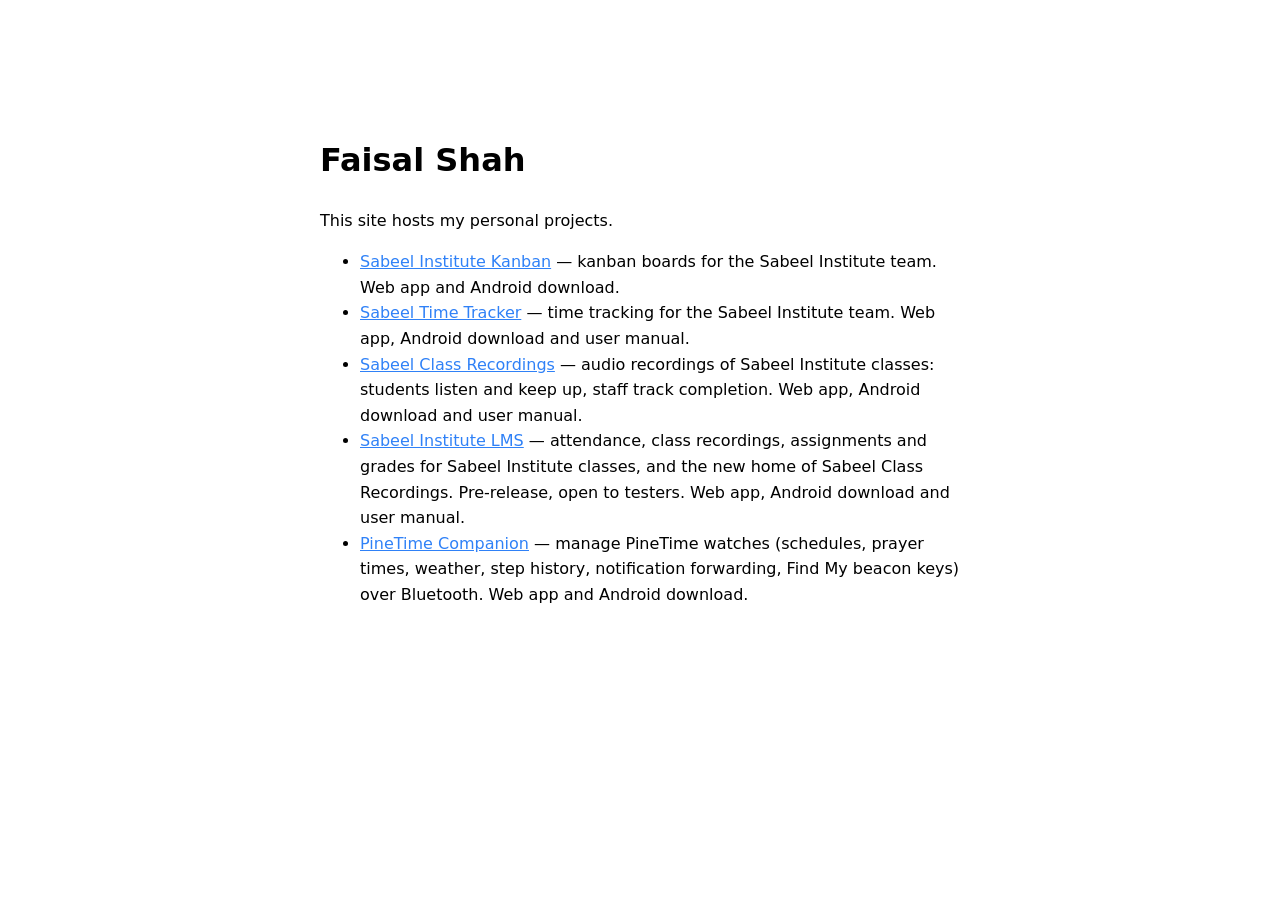
<file: index.html>
<!DOCTYPE html>
<html lang="en">
<head>
<meta charset="utf-8">
<meta name="viewport" content="width=device-width, initial-scale=1">
<title>Faisal Shah — Projects</title>
<style>
  :root { color-scheme: light dark; }
  body {
    font-family: system-ui, sans-serif;
    max-width: 40rem;
    margin: 15vh auto 0;
    padding: 0 1.5rem;
    line-height: 1.6;
  }
  h1 { font-weight: 600; }
  a { color: #2f81f7; }
</style>
</head>
<body>
<h1>Faisal Shah</h1>
<p>This site hosts my personal projects.</p>
<ul>
  <li><a href="/sabeel-kanban/">Sabeel Institute Kanban</a> — kanban boards for the Sabeel Institute team. Web app and Android download.</li>
  <li><a href="/sabeel-time-tracker/">Sabeel Time Tracker</a> — time tracking for the Sabeel Institute team. Web app, Android download and user manual.</li>
  <li><a href="/sabeel-recording-app/">Sabeel Class Recordings</a> — audio recordings of Sabeel Institute classes: students listen and keep up, staff track completion. Web app, Android download and user manual.</li>
  <li><a href="/sabeel-institute-lms/">Sabeel Institute LMS</a> — attendance, class recordings, assignments and grades for Sabeel Institute classes, and the new home of Sabeel Class Recordings. Pre-release, open to testers. Web app, Android download and user manual.</li>
  <li><a href="/pinetime-companion/">PineTime Companion</a> — manage PineTime watches (schedules, prayer times, weather, step history, notification forwarding, Find My beacon keys) over Bluetooth. Web app and Android download.</li>
</ul>
</body>
</html>
</file>
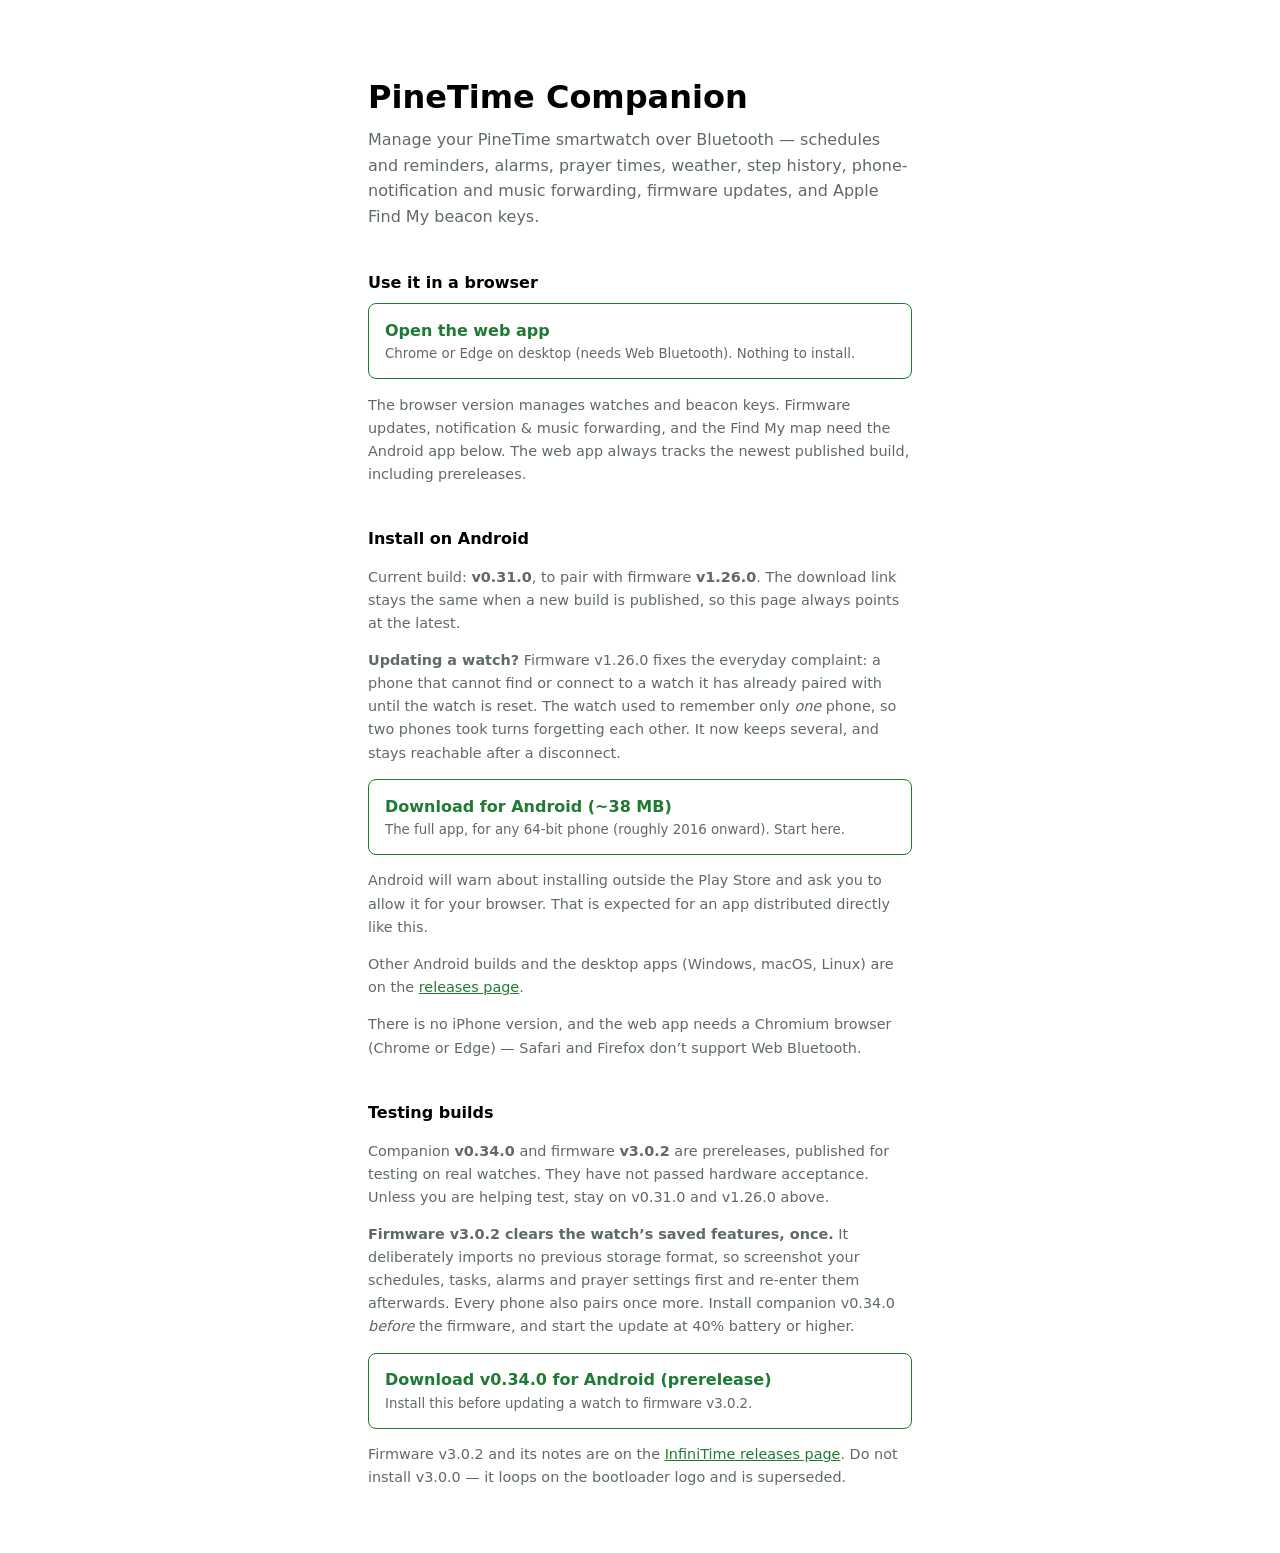
<file: pinetime-companion/index.html>
<!DOCTYPE html>
<html lang="en">
<head>
<meta charset="utf-8">
<meta name="viewport" content="width=device-width, initial-scale=1">
<title>PineTime Companion</title>
<style>
  :root { color-scheme: light dark; --accent: #1f7a34; --muted: #5f6b62; }
  @media (prefers-color-scheme: dark) { :root { --accent: #52c06a; --muted: #9aa79e; } }
  body {
    font-family: system-ui, sans-serif;
    max-width: 34rem;
    margin: 8vh auto 4rem;
    padding: 0 1.5rem;
    line-height: 1.6;
  }
  h1 { font-weight: 600; margin-bottom: .25rem; }
  .sub { color: var(--muted); margin-top: 0; }
  h2 { font-size: 1rem; margin: 2.5rem 0 .5rem; }
  a.button {
    display: block;
    padding: .85rem 1rem;
    margin: .5rem 0;
    border: 1px solid currentColor;
    border-radius: .5rem;
    text-decoration: none;
    color: var(--accent);
    font-weight: 600;
  }
  a.button small { display: block; font-weight: 400; color: var(--muted); }
  p.note { color: var(--muted); font-size: .9rem; }
  p.note a { color: var(--accent); }
  code { font-size: .85em; }
</style>
</head>
<body>

<h1>PineTime Companion</h1>
<p class="sub">Manage your PineTime smartwatch over Bluetooth — schedules and
reminders, alarms, prayer times, weather, step history, phone-notification and
music forwarding, firmware updates, and Apple Find&nbsp;My beacon keys.</p>

<h2>Use it in a browser</h2>
<a class="button" href="https://faisal-shah.github.io/PineTimeCompanion/">
  Open the web app
  <small>Chrome or Edge on desktop (needs Web Bluetooth). Nothing to install.</small>
</a>
<p class="note">The browser version manages watches and beacon keys. Firmware
updates, notification &amp; music forwarding, and the Find&nbsp;My map need the
Android app below. The web app always tracks the newest published build,
including prereleases.</p>

<h2>Install on Android</h2>
<p class="note">Current build: <strong>v0.31.0</strong>, to pair with firmware
<strong>v1.26.0</strong>. The download link stays the same when a new build is
published, so this page always points at the latest.</p>
<p class="note"><strong>Updating a watch?</strong> Firmware v1.26.0 fixes the
everyday complaint: a phone that cannot find or connect to a watch it has already
paired with until the watch is reset. The watch used to remember only
<em>one</em> phone, so two phones took turns forgetting each other. It now keeps
several, and stays reachable after a disconnect.</p>
<a class="button" href="https://github.com/faisal-shah/PineTimeCompanion/releases/latest/download/PineTimeCompanion-android-arm64-v8a.apk">
  Download for Android (~38&nbsp;MB)
  <small>The full app, for any 64-bit phone (roughly 2016 onward). Start here.</small>
</a>
<p class="note">Android will warn about installing outside the Play Store and ask
you to allow it for your browser. That is expected for an app distributed
directly like this.</p>
<p class="note">Other Android builds and the desktop apps (Windows, macOS, Linux)
are on the <a href="https://github.com/faisal-shah/PineTimeCompanion/releases/latest">releases
page</a>.</p>

<p class="note">There is no iPhone version, and the web app needs a Chromium
browser (Chrome or Edge) — Safari and Firefox don&rsquo;t support Web Bluetooth.</p>

<h2>Testing builds</h2>
<p class="note">Companion <strong>v0.34.0</strong> and firmware
<strong>v3.0.2</strong> are prereleases, published for testing on real watches.
They have not passed hardware acceptance. Unless you are helping test, stay on
v0.31.0 and v1.26.0 above.</p>
<p class="note"><strong>Firmware v3.0.2 clears the watch&rsquo;s saved features, once.</strong> It
deliberately imports no previous storage format, so screenshot your schedules,
tasks, alarms and prayer settings first and re-enter them afterwards. Every
phone also pairs once more. Install companion v0.34.0 <em>before</em> the firmware,
and start the update at 40% battery or higher.</p>
<a class="button" href="https://github.com/faisal-shah/PineTimeCompanion/releases/download/v0.34.0/PineTimeCompanion-android-arm64-v8a.apk">
  Download v0.34.0 for Android (prerelease)
  <small>Install this before updating a watch to firmware v3.0.2.</small>
</a>
<p class="note">Firmware v3.0.2 and its notes are on the
<a href="https://github.com/faisal-shah/InfiniTime/releases/tag/v3.0.2">InfiniTime
releases page</a>. Do not install v3.0.0 &mdash; it loops on the bootloader logo and is superseded.</p>

</body>
</html>
</file>
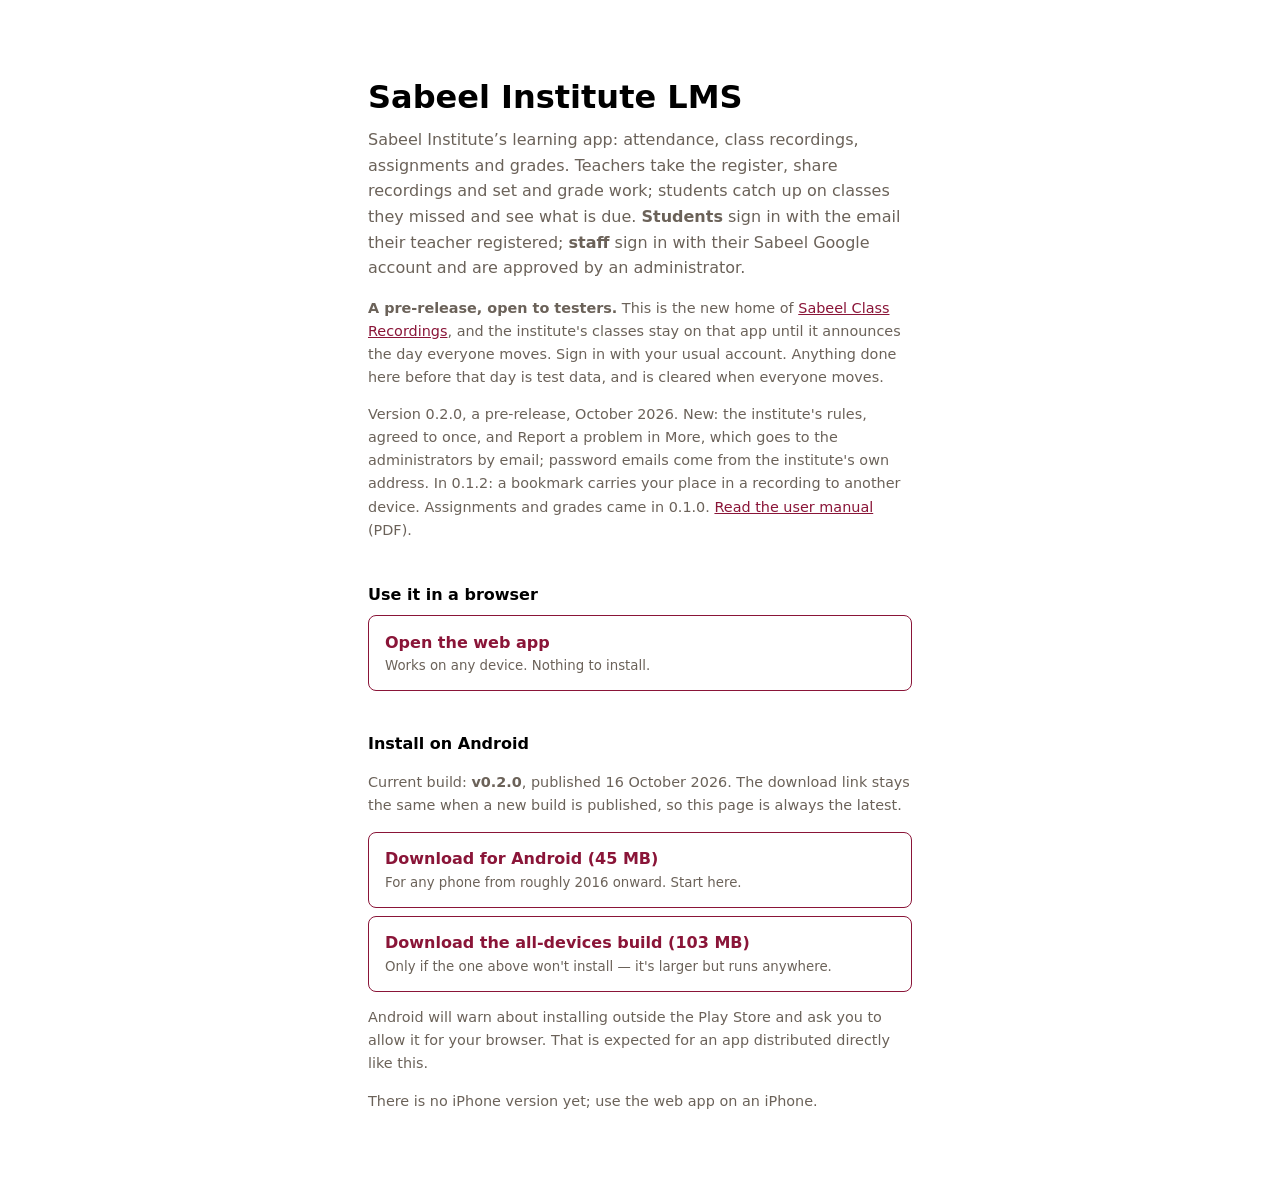
<file: sabeel-institute-lms/index.html>
<!DOCTYPE html>
<html lang="en">
<head>
<meta charset="utf-8">
<meta name="viewport" content="width=device-width, initial-scale=1">
<title>Sabeel Institute LMS</title>
<style>
  :root { color-scheme: light dark; --accent: #8A1538; --muted: #6b6259; }
  @media (prefers-color-scheme: dark) { :root { --accent: #E0577F; --muted: #a89e94; } }
  body {
    font-family: system-ui, sans-serif;
    max-width: 34rem;
    margin: 8vh auto 4rem;
    padding: 0 1.5rem;
    line-height: 1.6;
  }
  h1 { font-weight: 600; margin-bottom: .25rem; }
  .sub { color: var(--muted); margin-top: 0; }
  h2 { font-size: 1rem; margin: 2.5rem 0 .5rem; }
  a.button {
    display: block;
    padding: .85rem 1rem;
    margin: .5rem 0;
    border: 1px solid currentColor;
    border-radius: .5rem;
    text-decoration: none;
    color: var(--accent);
    font-weight: 600;
  }
  .button small { display: block; font-weight: 400; color: var(--muted); }
  p.note { color: var(--muted); font-size: .9rem; }
  p.note a { color: var(--accent); }
</style>
</head>
<body>

<h1>Sabeel Institute LMS</h1>
<p class="sub">Sabeel Institute&rsquo;s learning app: attendance, class
recordings, assignments and grades. Teachers take the register, share
recordings and set and grade work; students catch up on classes they missed and
see what is due. <strong>Students</strong> sign in with the
email their teacher registered; <strong>staff</strong> sign in with their Sabeel
Google account and are approved by an administrator.</p>

<p class="note"><strong>A pre-release, open to testers.</strong> This is the new
home of <a href="/sabeel-recording-app/">Sabeel Class Recordings</a>, and the
institute's classes stay on that app until it announces the day everyone moves.
Sign in with your usual account. Anything done here before that day is test
data, and is cleared when everyone moves.</p>

<p class="note">Version 0.2.0, a pre-release, October 2026. New: the
institute's rules, agreed to once, and Report a problem in More, which goes to
the administrators by email; password emails come from the institute's own
address. In 0.1.2: a bookmark carries your place in a recording to another
device. Assignments and grades came in 0.1.0.
<a href="USER-MANUAL.pdf">Read the user manual</a> (PDF).</p>

<h2>Use it in a browser</h2>
<a class="button" href="https://oursabeel-lms.web.app/">
  Open the web app
  <small>Works on any device. Nothing to install.</small>
</a>

<h2>Install on Android</h2>
<p class="note">Current build: <strong>v0.2.0</strong>, published 16 October 2026.
The download link stays the same when a new build is published, so this page is
always the latest.</p>
<a class="button" href="https://github.com/Sabeel-Institute/lms/releases/latest/download/sabeel-institute-lms-arm64-v8a.apk">
  Download for Android (45&nbsp;MB)
  <small>For any phone from roughly 2016 onward. Start here.</small>
</a>
<a class="button" href="https://github.com/Sabeel-Institute/lms/releases/latest/download/sabeel-institute-lms-universal.apk">
  Download the all-devices build (103&nbsp;MB)
  <small>Only if the one above won't install — it's larger but runs anywhere.</small>
</a>

<p class="note">Android will warn about installing outside the Play Store and ask
you to allow it for your browser. That is expected for an app distributed
directly like this.</p>

<p class="note">There is no iPhone version yet; use the web app on an iPhone.</p>

</body>
</html>
</file>
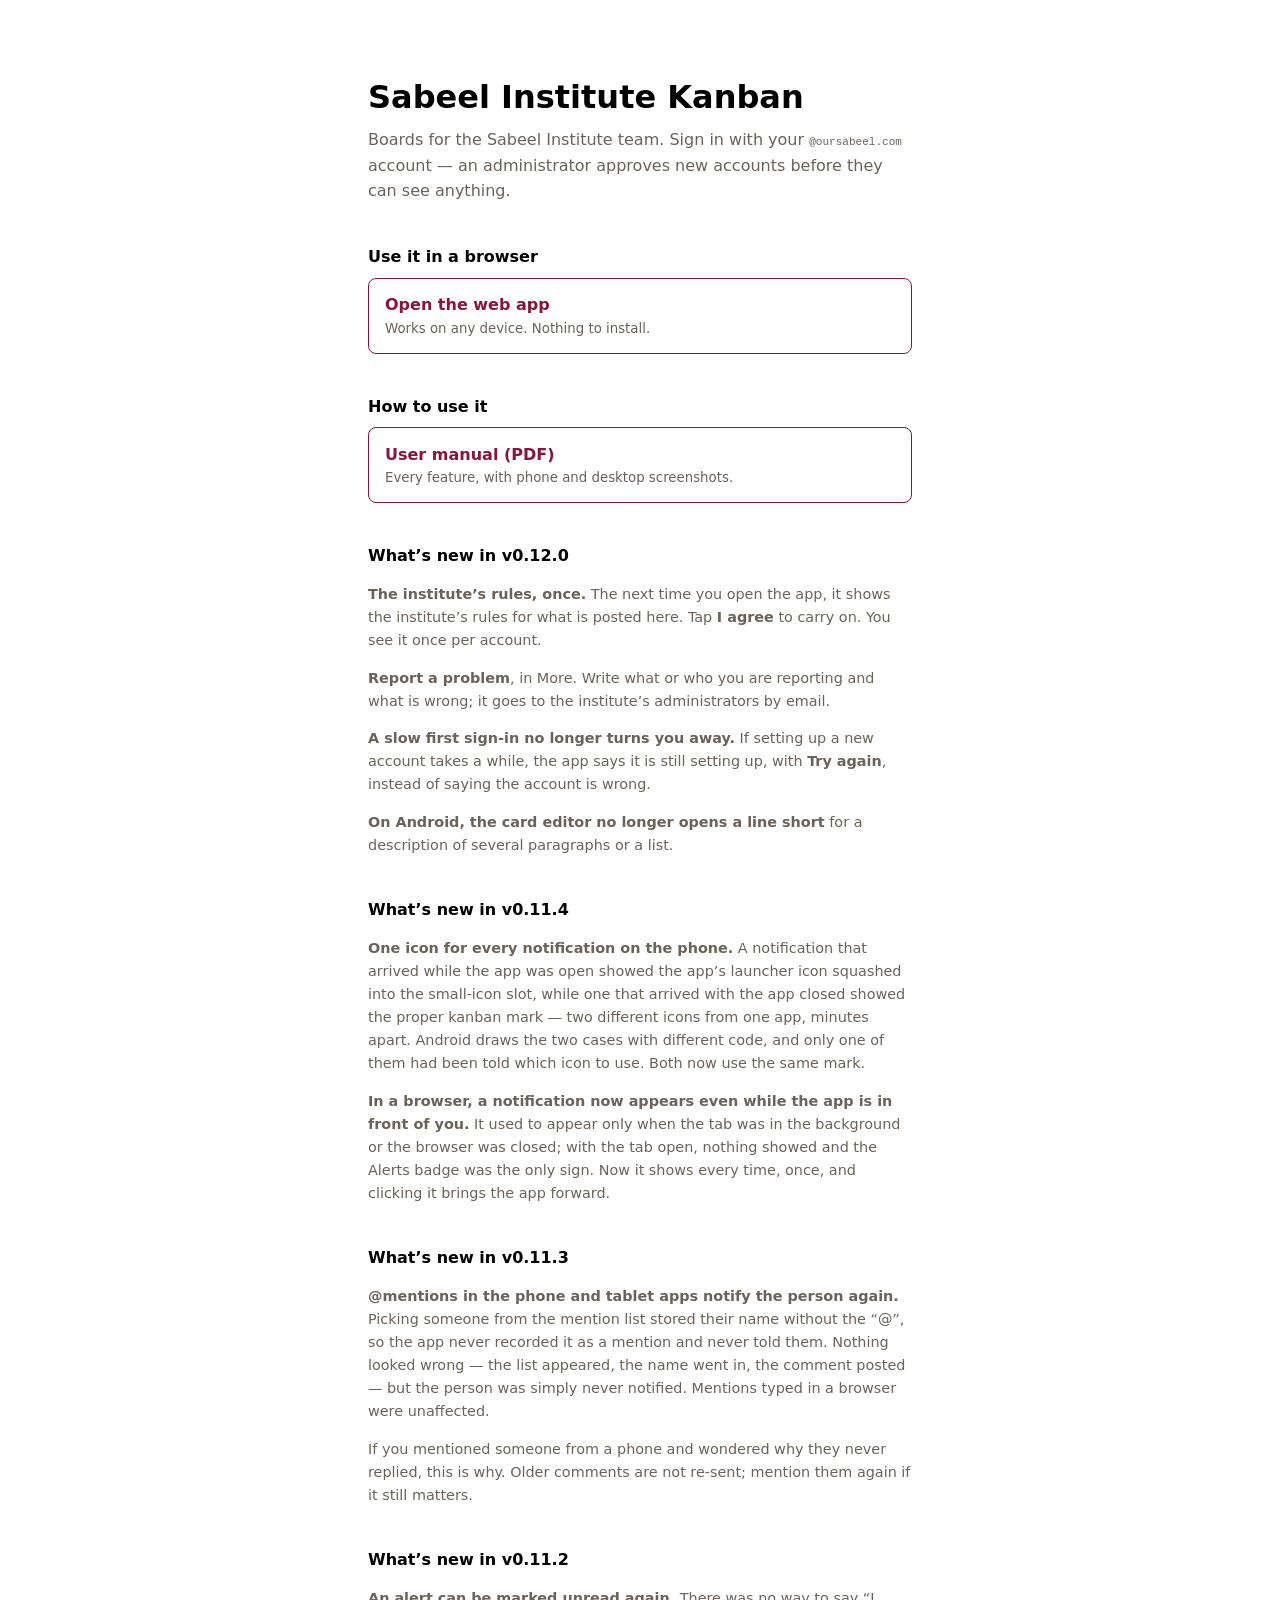
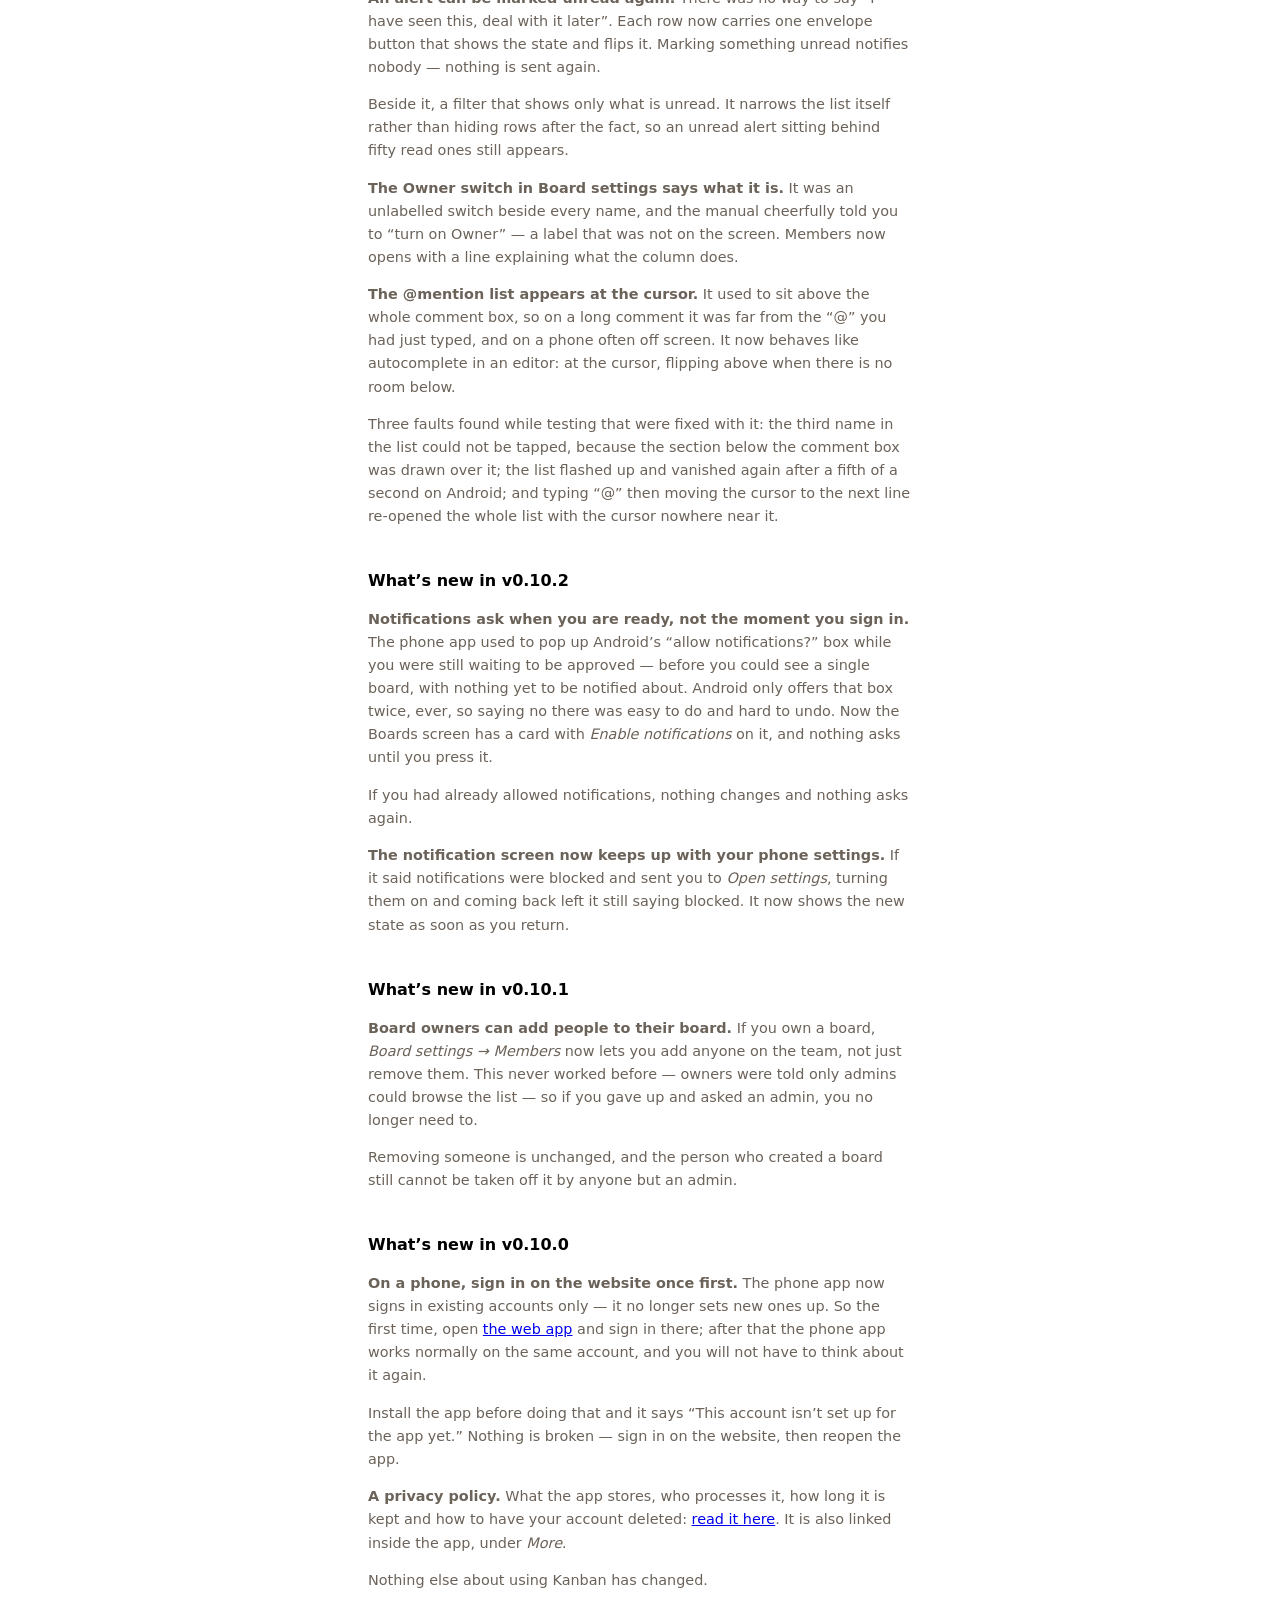
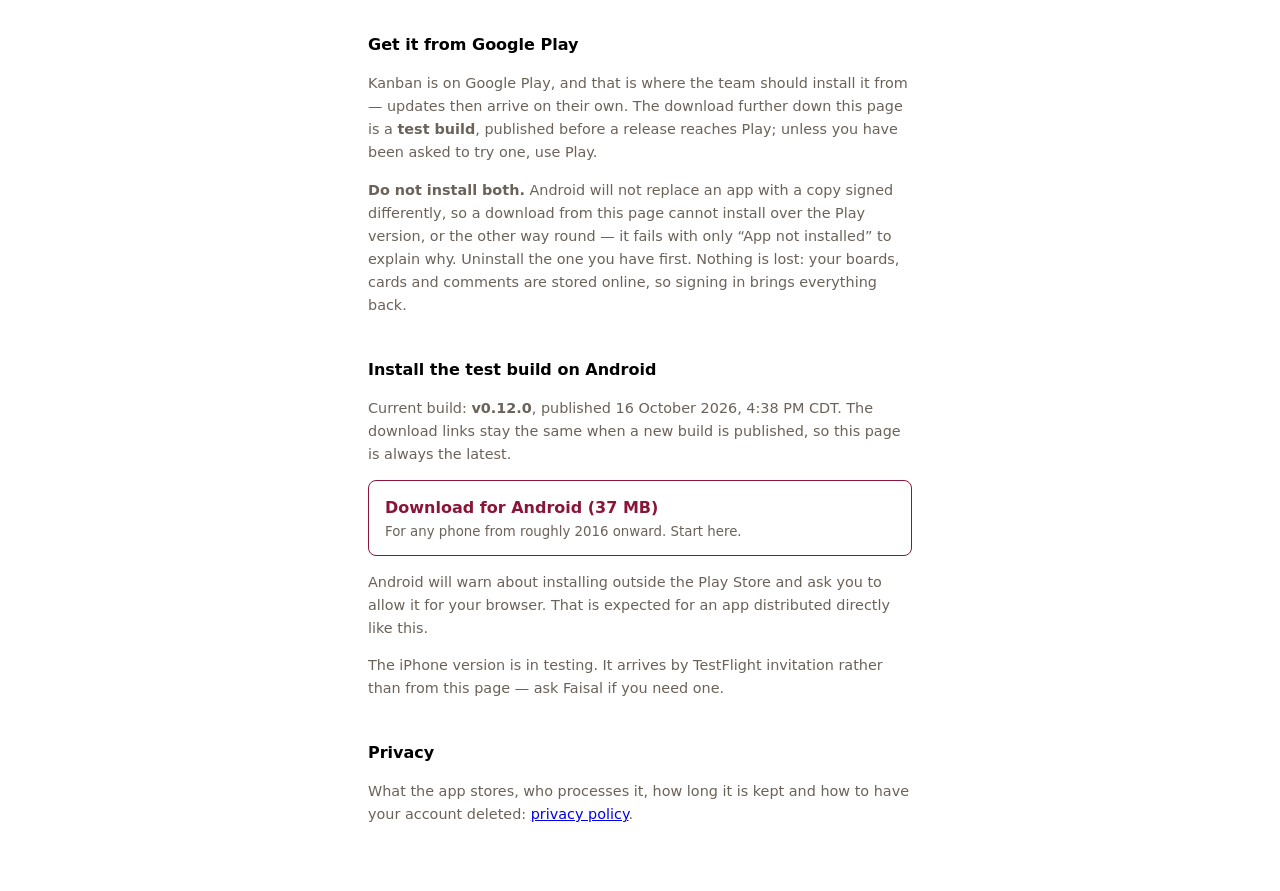
<file: sabeel-kanban/index.html>
<!DOCTYPE html>
<html lang="en">
<head>
<meta charset="utf-8">
<meta name="viewport" content="width=device-width, initial-scale=1">
<title>Sabeel Institute Kanban</title>
<style>
  :root { color-scheme: light dark; --accent: #8A1538; --muted: #6b6259; }
  @media (prefers-color-scheme: dark) { :root { --accent: #E0577F; --muted: #a89e94; } }
  body {
    font-family: system-ui, sans-serif;
    max-width: 34rem;
    margin: 8vh auto 4rem;
    padding: 0 1.5rem;
    line-height: 1.6;
  }
  h1 { font-weight: 600; margin-bottom: .25rem; }
  .sub { color: var(--muted); margin-top: 0; }
  h2 { font-size: 1rem; margin: 2.5rem 0 .5rem; }
  a.button {
    display: block;
    padding: .85rem 1rem;
    margin: .5rem 0;
    border: 1px solid currentColor;
    border-radius: .5rem;
    text-decoration: none;
    color: var(--accent);
    font-weight: 600;
  }
  a.button small { display: block; font-weight: 400; color: var(--muted); }
  p.note { color: var(--muted); font-size: .9rem; }
  code { font-size: .85em; }
</style>
</head>
<body>

<h1>Sabeel Institute Kanban</h1>
<p class="sub">Boards for the Sabeel Institute team. Sign in with your
<code>@oursabeel.com</code> account — an administrator approves new accounts
before they can see anything.</p>

<h2>Use it in a browser</h2>
<a class="button" href="https://sabeel-institute-kanban.web.app">
  Open the web app
  <small>Works on any device. Nothing to install.</small>
</a>

<h2>How to use it</h2>
<a class="button" href="https://github.com/faisal-shah/faisal-shah.github.io/releases/download/kanban-latest/USER-MANUAL.pdf">
  User manual (PDF)
  <small>Every feature, with phone and desktop screenshots.</small>
</a>

<h2>What&rsquo;s new in v0.12.0</h2>
<p class="note"><strong>The institute&rsquo;s rules, once.</strong> The next time
you open the app, it shows the institute&rsquo;s rules for what is posted here.
Tap <strong>I agree</strong> to carry on. You see it once per account.</p>
<p class="note"><strong>Report a problem</strong>, in More. Write what or who you
are reporting and what is wrong; it goes to the institute&rsquo;s administrators
by email.</p>
<p class="note"><strong>A slow first sign-in no longer turns you away.</strong>
If setting up a new account takes a while, the app says it is still setting up,
with <strong>Try again</strong>, instead of saying the account is wrong.</p>
<p class="note"><strong>On Android, the card editor no longer opens a line
short</strong> for a description of several paragraphs or a list.</p>

<h2>What&rsquo;s new in v0.11.4</h2>
<p class="note"><strong>One icon for every notification on the phone.</strong> A
notification that arrived while the app was open showed the app&rsquo;s launcher
icon squashed into the small-icon slot, while one that arrived with the app
closed showed the proper kanban mark &mdash; two different icons from one app,
minutes apart. Android draws the two cases with different code, and only one of
them had been told which icon to use. Both now use the same mark.</p>
<p class="note"><strong>In a browser, a notification now appears even while the
app is in front of you.</strong> It used to appear only when the tab was in the
background or the browser was closed; with the tab open, nothing showed and the
Alerts badge was the only sign. Now it shows every time, once, and clicking it
brings the app forward.</p>

<h2>What&rsquo;s new in v0.11.3</h2>
<p class="note"><strong>@mentions in the phone and tablet apps notify the person
again.</strong> Picking someone from the mention list stored their name without
the &ldquo;@&rdquo;, so the app never recorded it as a mention and never told
them. Nothing looked wrong &mdash; the list appeared, the name went in, the
comment posted &mdash; but the person was simply never notified. Mentions typed
in a browser were unaffected.</p>
<p class="note">If you mentioned someone from a phone and wondered why they
never replied, this is why. Older comments are not re-sent; mention them again
if it still matters.</p>

<h2>What&rsquo;s new in v0.11.2</h2>
<p class="note"><strong>An alert can be marked unread again.</strong> There was
no way to say &ldquo;I have seen this, deal with it later&rdquo;. Each row now
carries one envelope button that shows the state and flips it. Marking something
unread notifies nobody &mdash; nothing is sent again.</p>
<p class="note">Beside it, a filter that shows only what is unread. It narrows
the list itself rather than hiding rows after the fact, so an unread alert
sitting behind fifty read ones still appears.</p>
<p class="note"><strong>The Owner switch in Board settings says what it is.</strong>
It was an unlabelled switch beside every name, and the manual cheerfully told
you to &ldquo;turn on Owner&rdquo; &mdash; a label that was not on the screen.
Members now opens with a line explaining what the column does.</p>
<p class="note"><strong>The @mention list appears at the cursor.</strong> It used
to sit above the whole comment box, so on a long comment it was far from the
&ldquo;@&rdquo; you had just typed, and on a phone often off screen. It now
behaves like autocomplete in an editor: at the cursor, flipping above when there
is no room below.</p>
<p class="note">Three faults found while testing that were fixed with it: the
third name in the list could not be tapped, because the section below the
comment box was drawn over it; the list flashed up and vanished again after a
fifth of a second on Android; and typing &ldquo;@&rdquo; then moving the cursor
to the next line re-opened the whole list with the cursor nowhere near it.</p>

<h2>What&rsquo;s new in v0.10.2</h2>
<p class="note"><strong>Notifications ask when you are ready, not the moment you
sign in.</strong> The phone app used to pop up Android&rsquo;s
&ldquo;allow notifications?&rdquo; box while you were still waiting to be
approved &mdash; before you could see a single board, with nothing yet to be
notified about. Android only offers that box twice, ever, so saying no there was
easy to do and hard to undo. Now the Boards screen has a card with
<em>Enable notifications</em> on it, and nothing asks until you press it.</p>
<p class="note">If you had already allowed notifications, nothing changes and
nothing asks again.</p>
<p class="note"><strong>The notification screen now keeps up with your phone
settings.</strong> If it said notifications were blocked and sent you to
<em>Open settings</em>, turning them on and coming back left it still saying
blocked. It now shows the new state as soon as you return.</p>

<h2>What&rsquo;s new in v0.10.1</h2>
<p class="note"><strong>Board owners can add people to their board.</strong> If
you own a board, <em>Board settings &rarr; Members</em> now lets you add anyone
on the team, not just remove them. This never worked before &mdash; owners were
told only admins could browse the list &mdash; so if you gave up and asked an
admin, you no longer need to.</p>
<p class="note">Removing someone is unchanged, and the person who created a board
still cannot be taken off it by anyone but an admin.</p>

<h2>What&rsquo;s new in v0.10.0</h2>
<p class="note"><strong>On a phone, sign in on the website once first.</strong>
The phone app now signs in existing accounts only &mdash; it no longer sets new
ones up. So the first time, open
<a href="https://sabeel-institute-kanban.web.app">the web app</a> and sign in
there; after that the phone app works normally on the same account, and you will
not have to think about it again.</p>
<p class="note">Install the app before doing that and it says
&ldquo;This account isn&rsquo;t set up for the app yet.&rdquo; Nothing is broken
&mdash; sign in on the website, then reopen the app.</p>
<p class="note"><strong>A privacy policy.</strong> What the app stores, who
processes it, how long it is kept and how to have your account deleted:
<a href="https://sabeel-institute-kanban.web.app/privacy">read it here</a>. It is
also linked inside the app, under <em>More</em>.</p>
<p class="note">Nothing else about using Kanban has changed.</p>

<h2>Get it from Google Play</h2>
<p class="note">Kanban is on Google Play, and that is where the team should
install it from &mdash; updates then arrive on their own. The download further
down this page is a <strong>test build</strong>, published before a release
reaches Play; unless you have been asked to try one, use Play.</p>
<p class="note"><strong>Do not install both.</strong> Android will not replace an
app with a copy signed differently, so a download from this page cannot install
over the Play version, or the other way round &mdash; it fails with only
&ldquo;App not installed&rdquo; to explain why. Uninstall the one you have first.
Nothing is lost: your boards, cards and comments are stored online, so signing in
brings everything back.</p>

<h2>Install the test build on Android</h2>
<p class="note">Current build: <strong>v0.12.0</strong>, published
<span class="published">16 October 2026, 4:38 PM CDT</span>. The download links stay the
same when a new build is published, so this page is always the latest.</p>
<a class="button" href="https://github.com/faisal-shah/faisal-shah.github.io/releases/download/kanban-latest/sabeel-kanban-arm64-v8a.apk">
  Download for Android (37&nbsp;MB)
  <small>For any phone from roughly 2016 onward. Start here.</small>
</a>

<p class="note">Android will warn about installing outside the Play Store and ask
you to allow it for your browser. That is expected for an app distributed
directly like this.</p>

<p class="note">The iPhone version is in testing. It arrives by TestFlight
invitation rather than from this page &mdash; ask Faisal if you need one.</p>

<h2>Privacy</h2>
<p class="note">What the app stores, who processes it, how long it is kept and
how to have your account deleted:
<a href="https://sabeel-institute-kanban.web.app/privacy">privacy policy</a>.</p>

</body>
</html>
</file>
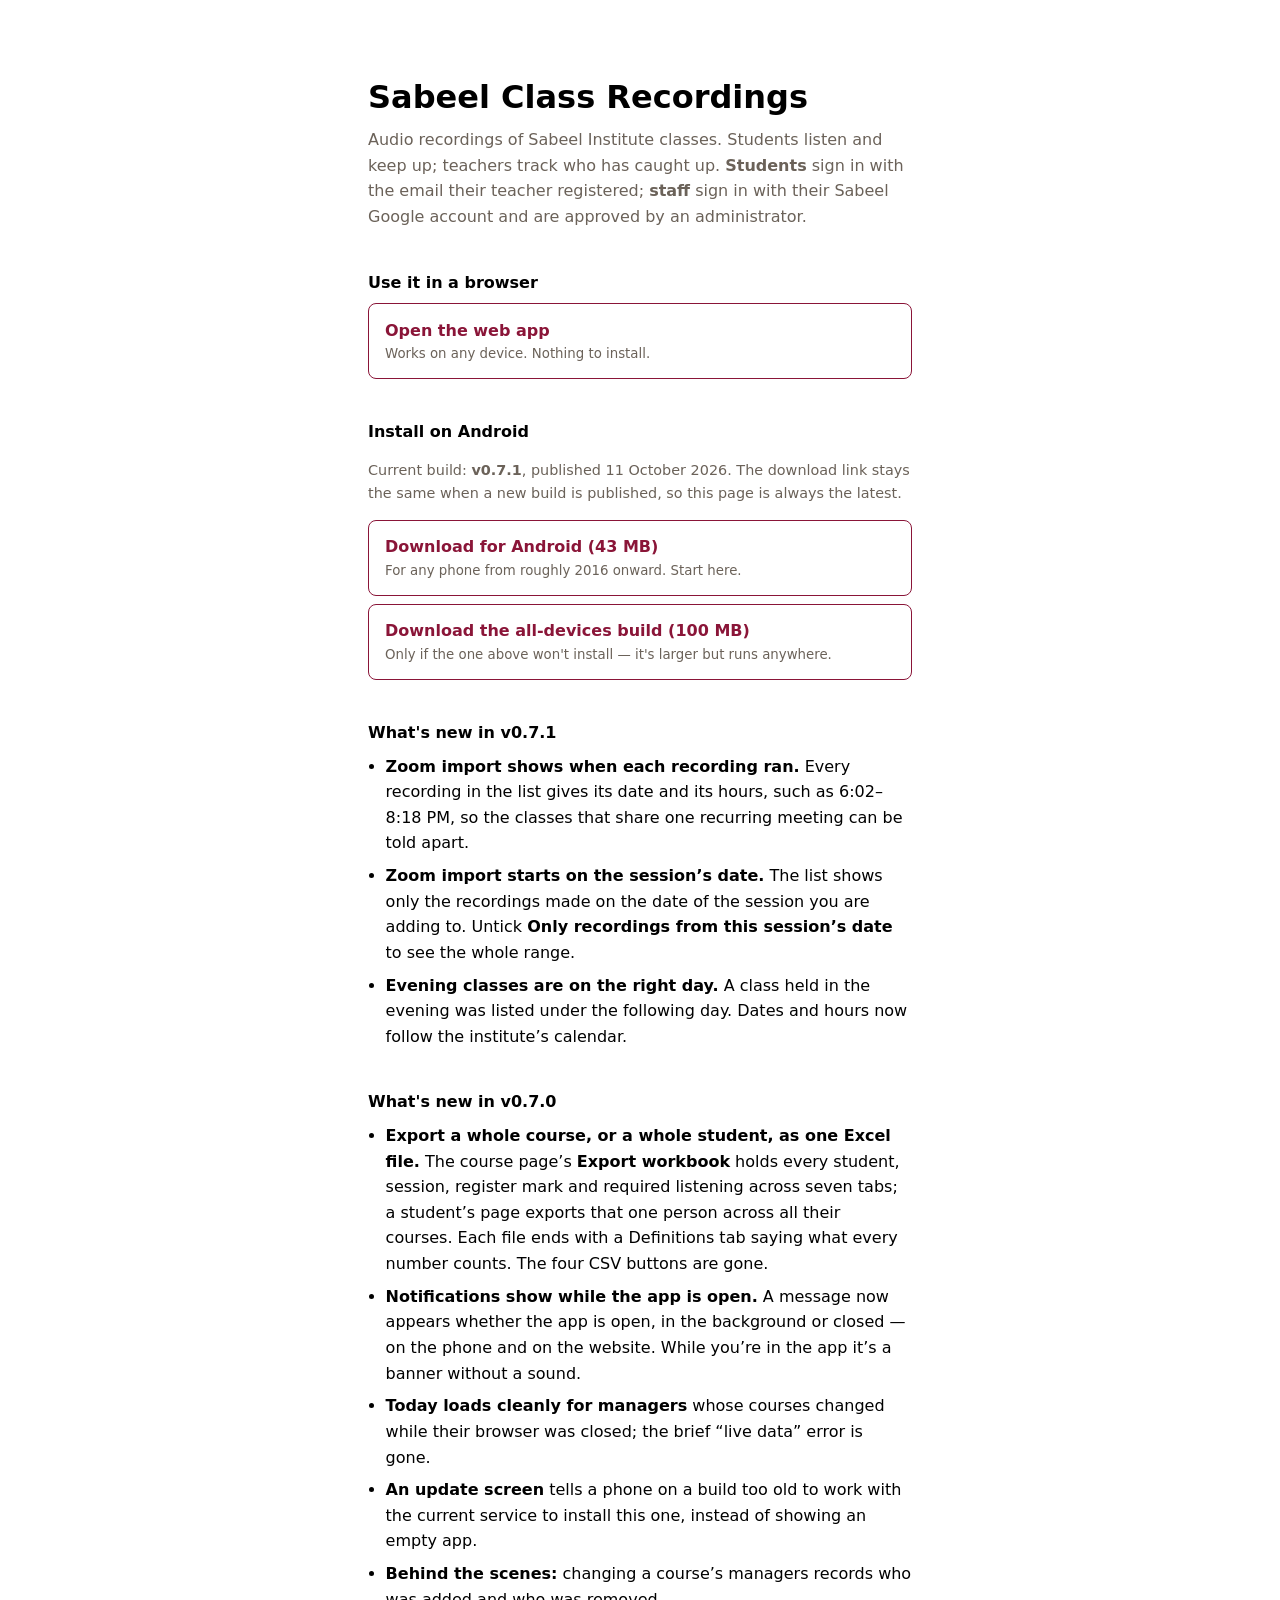
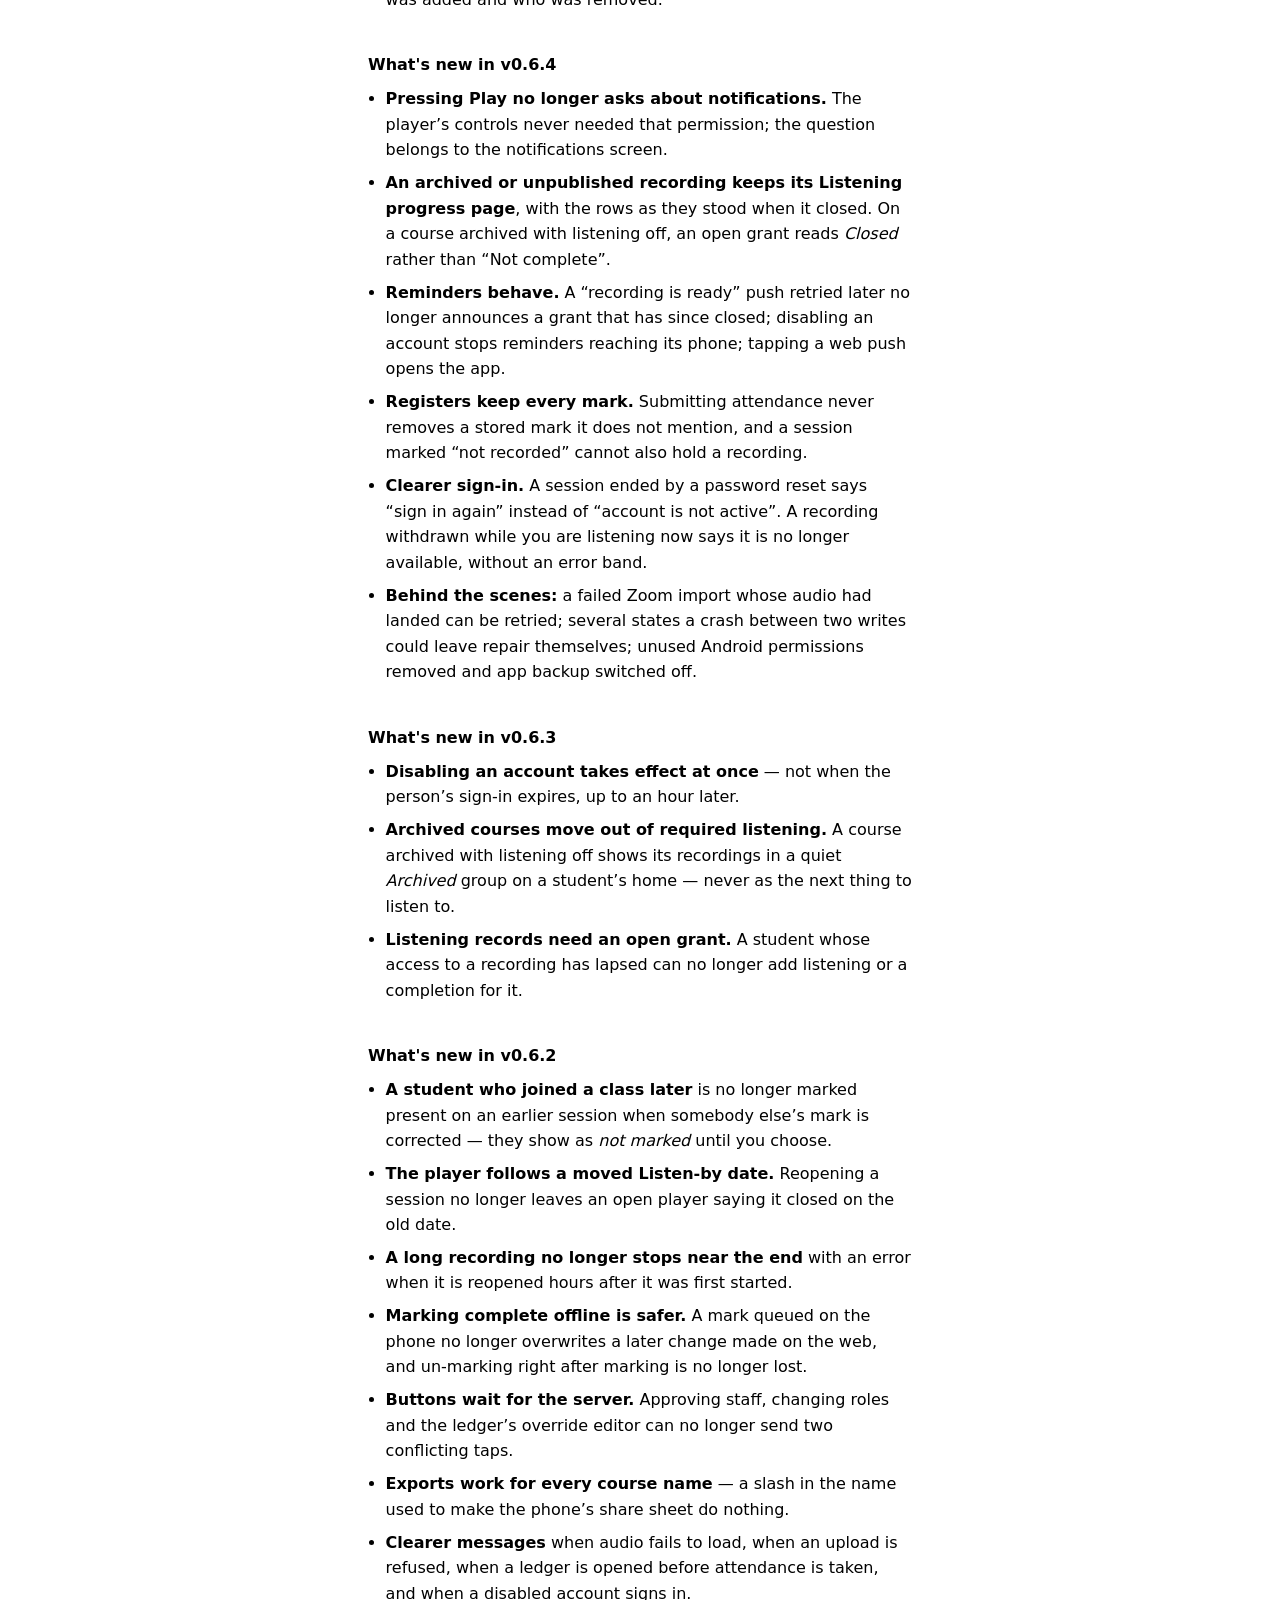
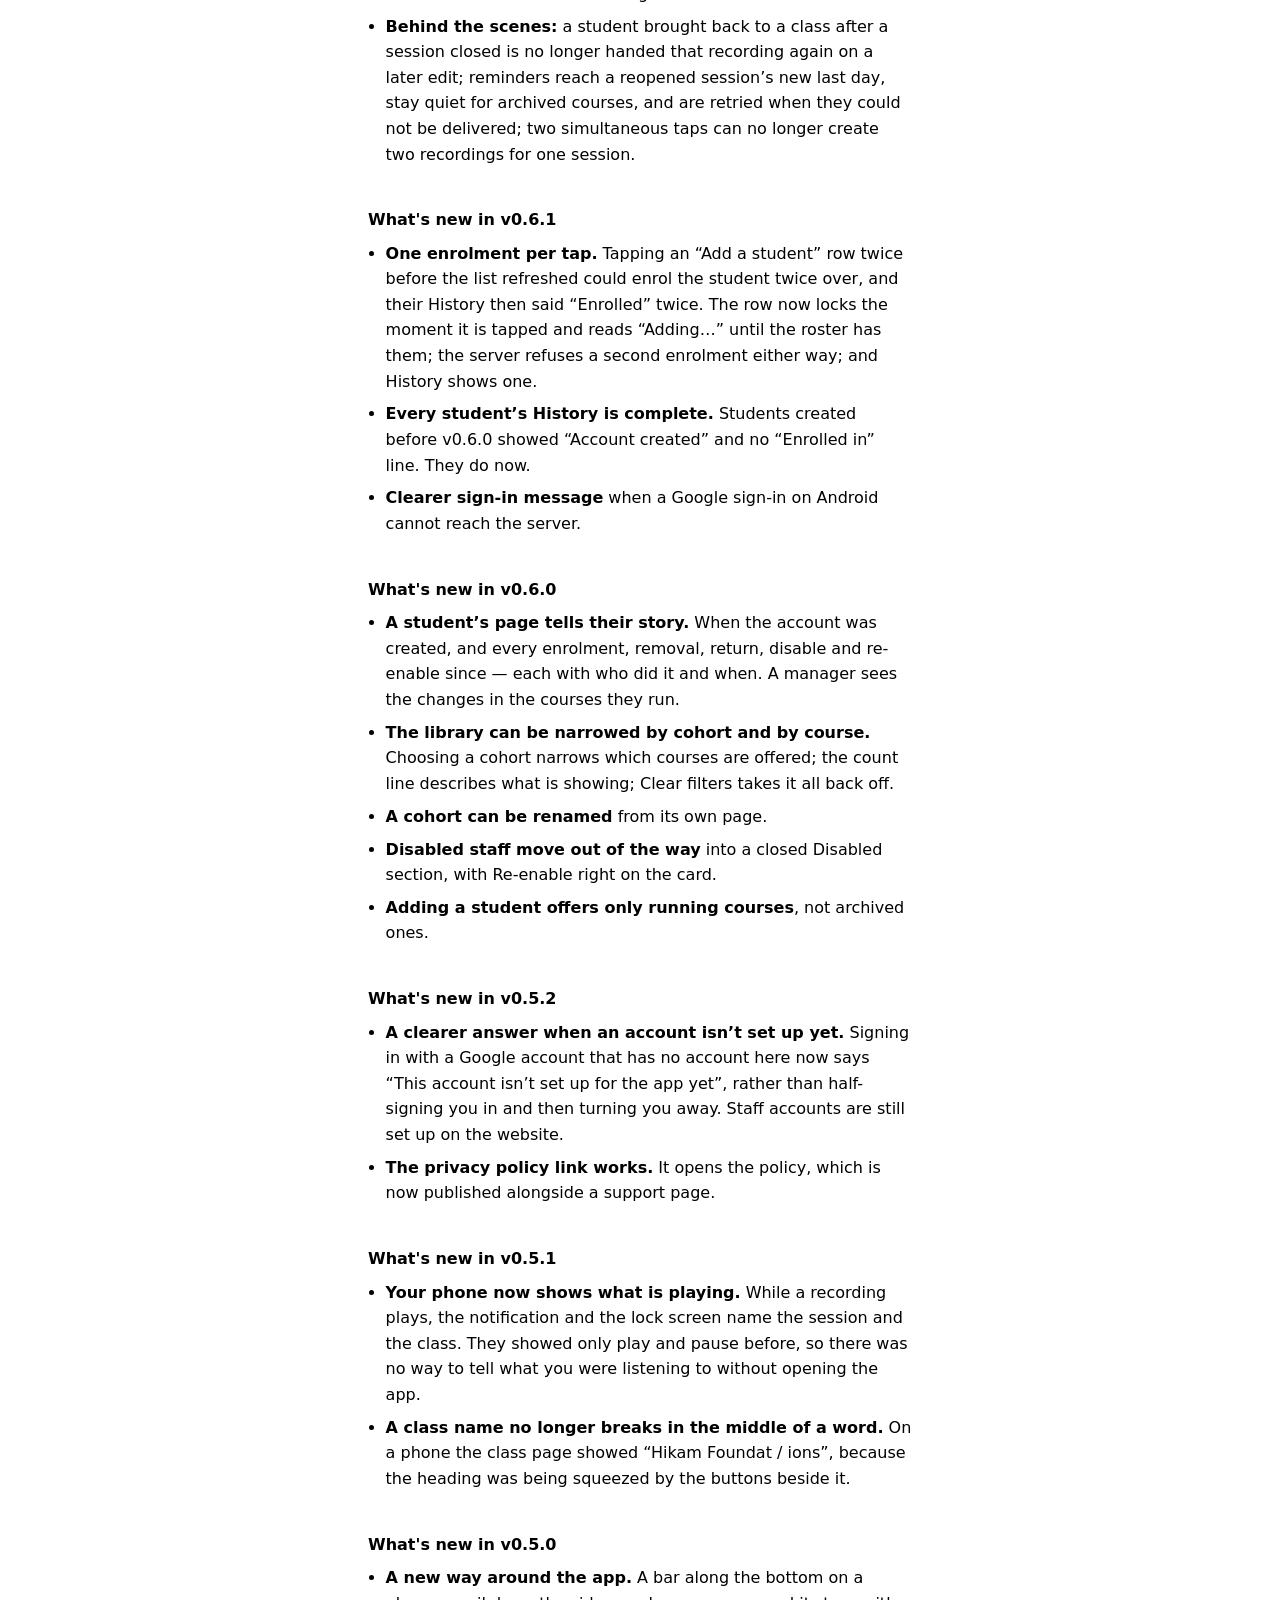
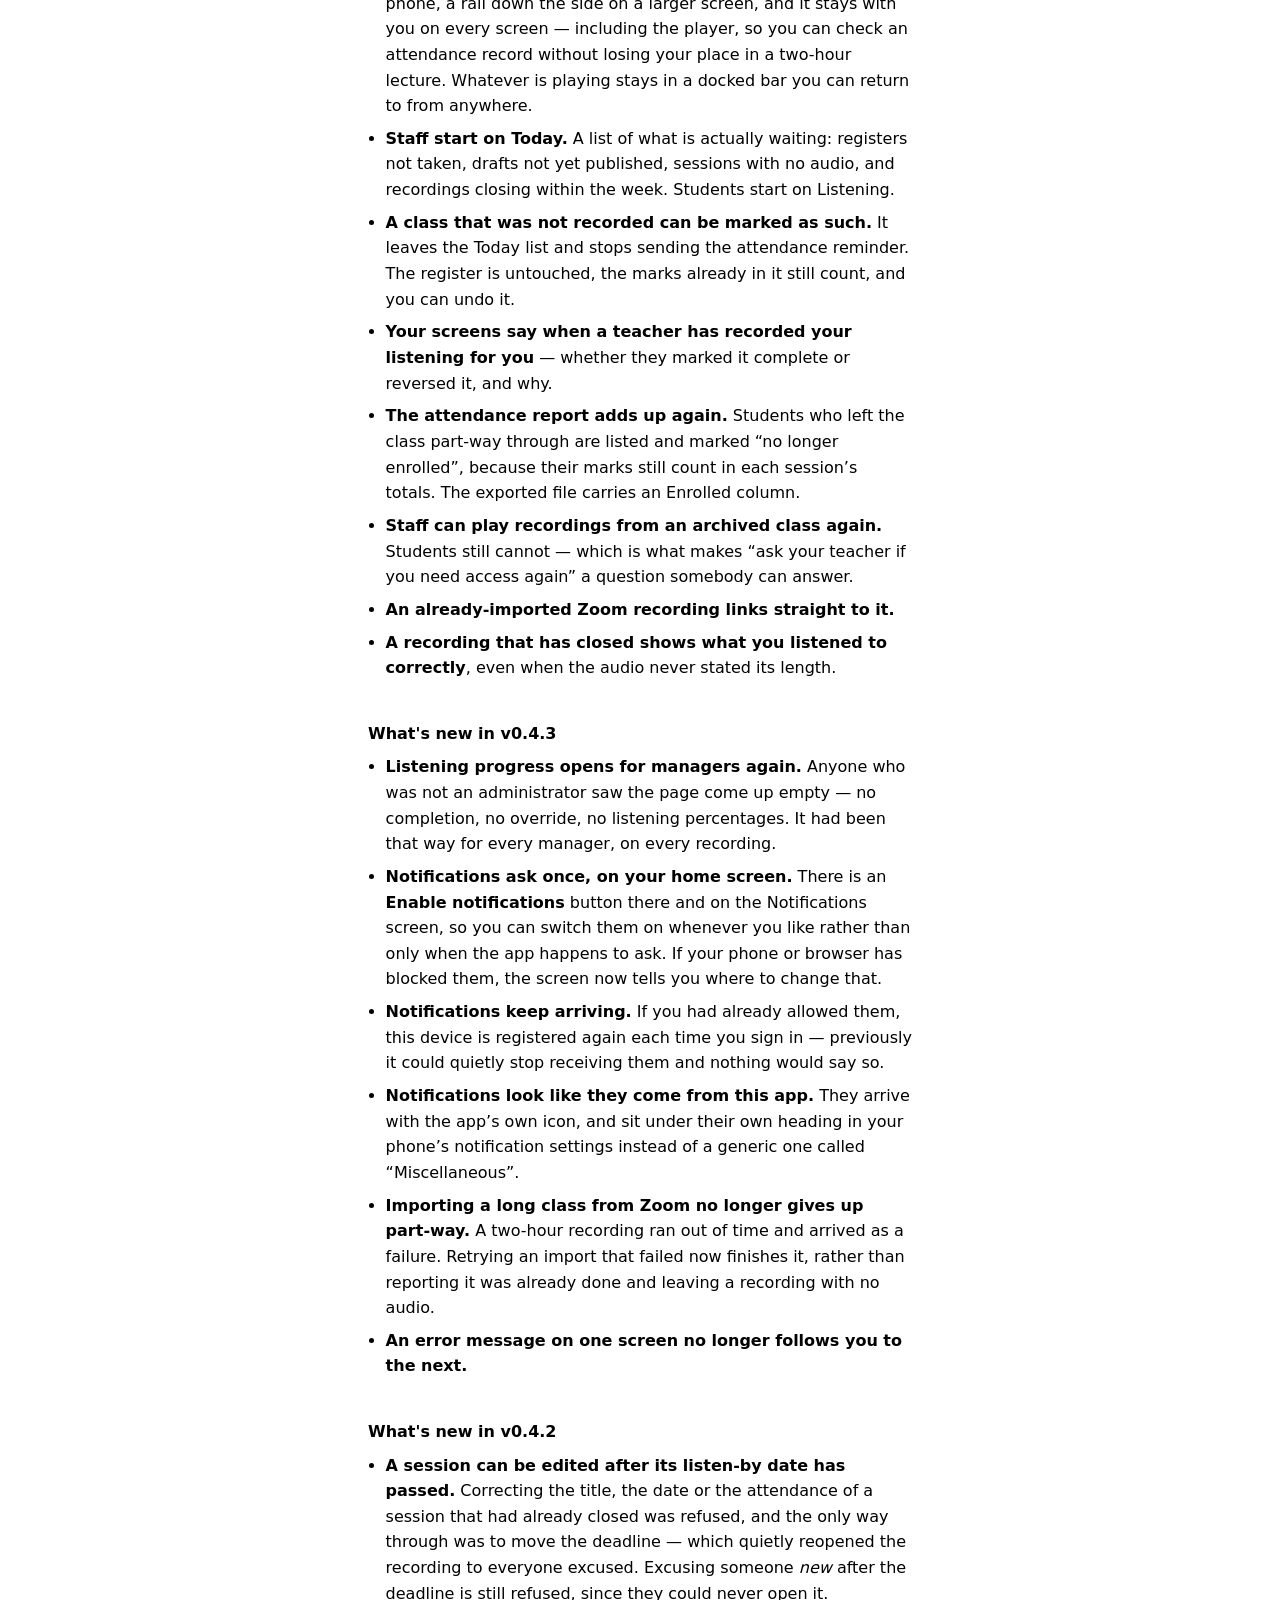
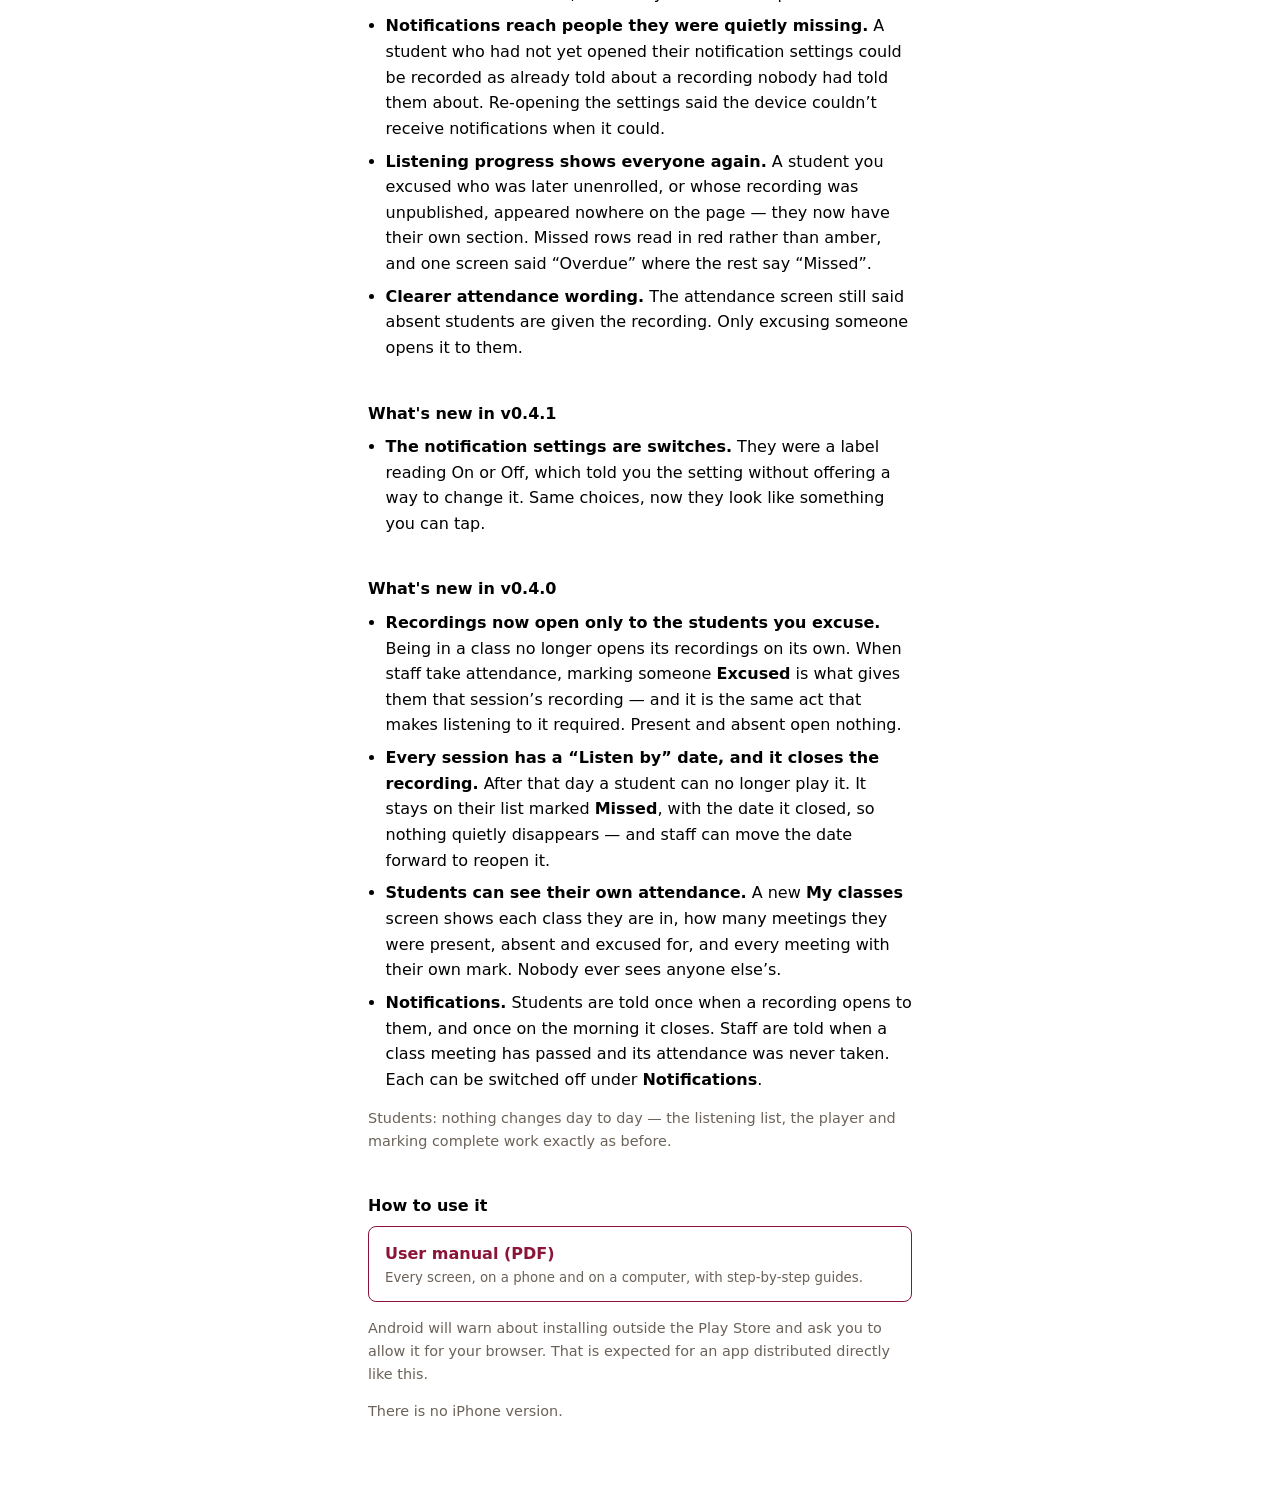
<file: sabeel-recording-app/index.html>
<!DOCTYPE html>
<html lang="en">
<head>
<meta charset="utf-8">
<meta name="viewport" content="width=device-width, initial-scale=1">
<title>Sabeel Class Recordings</title>
<style>
  :root { color-scheme: light dark; --accent: #8A1538; --muted: #6b6259; }
  @media (prefers-color-scheme: dark) { :root { --accent: #E0577F; --muted: #a89e94; } }
  body {
    font-family: system-ui, sans-serif;
    max-width: 34rem;
    margin: 8vh auto 4rem;
    padding: 0 1.5rem;
    line-height: 1.6;
  }
  h1 { font-weight: 600; margin-bottom: .25rem; }
  .sub { color: var(--muted); margin-top: 0; }
  h2 { font-size: 1rem; margin: 2.5rem 0 .5rem; }
  a.button {
    display: block;
    padding: .85rem 1rem;
    margin: .5rem 0;
    border: 1px solid currentColor;
    border-radius: .5rem;
    text-decoration: none;
    color: var(--accent);
    font-weight: 600;
  }
  a.button small { display: block; font-weight: 400; color: var(--muted); }
  p.note { color: var(--muted); font-size: .9rem; }
  ul.whatsnew { padding-left: 1.1rem; margin: .5rem 0 0; }
  ul.whatsnew li { margin: .45rem 0; }
  ul.whatsnew b { font-weight: 600; }
  code { font-size: .85em; }
</style>
</head>
<body>

<h1>Sabeel Class Recordings</h1>
<p class="sub">Audio recordings of Sabeel Institute classes. Students listen and
keep up; teachers track who has caught up. <strong>Students</strong> sign in with
the email their teacher registered; <strong>staff</strong> sign in with their
Sabeel Google account and are approved by an administrator.</p>

<h2>Use it in a browser</h2>
<a class="button" href="https://sabeel-class-recordings.web.app">
  Open the web app
  <small>Works on any device. Nothing to install.</small>
</a>

<h2>Install on Android</h2>
<p class="note">Current build: <strong>v0.7.1</strong>, published 11 October 2026.
The download link stays the same when a new build is published, so this page is
always the latest.</p>
<a class="button" href="https://github.com/faisal-shah/faisal-shah.github.io/releases/download/recording-latest/sabeel-recording-app-arm64-v8a.apk">
  Download for Android (43&nbsp;MB)
  <small>For any phone from roughly 2016 onward. Start here.</small>
</a>
<a class="button" href="https://github.com/faisal-shah/faisal-shah.github.io/releases/download/recording-latest/sabeel-recording-app-universal.apk">
  Download the all-devices build (100&nbsp;MB)
  <small>Only if the one above won't install — it's larger but runs anywhere.</small>
</a>

<h2>What's new in v0.7.1</h2>
<ul class="whatsnew">
  <li><b>Zoom import shows when each recording ran.</b> Every recording in the
      list gives its date and its hours, such as 6:02&ndash;8:18 PM, so the
      classes that share one recurring meeting can be told apart.</li>
  <li><b>Zoom import starts on the session&rsquo;s date.</b> The list shows only
      the recordings made on the date of the session you are adding to. Untick
      <b>Only recordings from this session&rsquo;s date</b> to see the whole
      range.</li>
  <li><b>Evening classes are on the right day.</b> A class held in the evening
      was listed under the following day. Dates and hours now follow the
      institute&rsquo;s calendar.</li>
</ul>

<h2>What's new in v0.7.0</h2>
<ul class="whatsnew">
  <li><b>Export a whole course, or a whole student, as one Excel file.</b> The
      course page&rsquo;s <b>Export workbook</b> holds every student, session,
      register mark and required listening across seven tabs; a student&rsquo;s
      page exports that one person across all their courses. Each file ends
      with a Definitions tab saying what every number counts. The four CSV
      buttons are gone.</li>
  <li><b>Notifications show while the app is open.</b> A message now appears
      whether the app is open, in the background or closed &mdash; on the phone
      and on the website. While you&rsquo;re in the app it&rsquo;s a banner
      without a sound.</li>
  <li><b>Today loads cleanly for managers</b> whose courses changed while their
      browser was closed; the brief &ldquo;live data&rdquo; error is gone.</li>
  <li><b>An update screen</b> tells a phone on a build too old to work with
      the current service to install this one, instead of showing an empty
      app.</li>
  <li><b>Behind the scenes:</b> changing a course&rsquo;s managers records who
      was added and who was removed.</li>
</ul>

<h2>What's new in v0.6.4</h2>
<ul class="whatsnew">
  <li><b>Pressing Play no longer asks about notifications.</b> The player&rsquo;s
    controls never needed that permission; the question belongs to the
    notifications screen.</li>
  <li><b>An archived or unpublished recording keeps its Listening progress
    page</b>, with the rows as they stood when it closed. On a course archived
    with listening off, an open grant reads <em>Closed</em> rather than
    &ldquo;Not complete&rdquo;.</li>
  <li><b>Reminders behave.</b> A &ldquo;recording is ready&rdquo; push retried
    later no longer announces a grant that has since closed; disabling an
    account stops reminders reaching its phone; tapping a web push opens the
    app.</li>
  <li><b>Registers keep every mark.</b> Submitting attendance never removes a
    stored mark it does not mention, and a session marked &ldquo;not
    recorded&rdquo; cannot also hold a recording.</li>
  <li><b>Clearer sign-in.</b> A session ended by a password reset says
    &ldquo;sign in again&rdquo; instead of &ldquo;account is not active&rdquo;.
    A recording withdrawn while you are listening now says it is no longer
    available, without an error band.</li>
  <li><b>Behind the scenes:</b> a failed Zoom import whose audio had landed can
    be retried; several states a crash between two writes could leave repair
    themselves; unused Android permissions removed and app backup switched off.</li>
</ul>

<h2>What's new in v0.6.3</h2>
<ul class="whatsnew">
  <li><b>Disabling an account takes effect at once</b> &mdash; not when the
    person&rsquo;s sign-in expires, up to an hour later.</li>
  <li><b>Archived courses move out of required listening.</b> A course archived
    with listening off shows its recordings in a quiet <em>Archived</em> group on
    a student&rsquo;s home &mdash; never as the next thing to listen to.</li>
  <li><b>Listening records need an open grant.</b> A student whose access to a
    recording has lapsed can no longer add listening or a completion for it.</li>
</ul>

<h2>What's new in v0.6.2</h2>
<ul class="whatsnew">
  <li><b>A student who joined a class later</b> is no longer marked present on
    an earlier session when somebody else&rsquo;s mark is corrected &mdash; they
    show as <em>not marked</em> until you choose.</li>
  <li><b>The player follows a moved Listen-by date.</b> Reopening a session no
    longer leaves an open player saying it closed on the old date.</li>
  <li><b>A long recording no longer stops near the end</b> with an error when it
    is reopened hours after it was first started.</li>
  <li><b>Marking complete offline is safer.</b> A mark queued on the phone no
    longer overwrites a later change made on the web, and un-marking right after
    marking is no longer lost.</li>
  <li><b>Buttons wait for the server.</b> Approving staff, changing roles and
    the ledger&rsquo;s override editor can no longer send two conflicting taps.</li>
  <li><b>Exports work for every course name</b> &mdash; a slash in the name used
    to make the phone&rsquo;s share sheet do nothing.</li>
  <li><b>Clearer messages</b> when audio fails to load, when an upload is
    refused, when a ledger is opened before attendance is taken, and when a
    disabled account signs in.</li>
  <li><b>Behind the scenes:</b> a student brought back to a class after a
    session closed is no longer handed that recording again on a later edit;
    reminders reach a reopened session&rsquo;s new last day, stay quiet for
    archived courses, and are retried when they could not be delivered; two
    simultaneous taps can no longer create two recordings for one session.</li>
</ul>

<h2>What's new in v0.6.1</h2>
<ul class="whatsnew">
  <li><b>One enrolment per tap.</b> Tapping an &ldquo;Add a student&rdquo; row
    twice before the list refreshed could enrol the student twice over, and
    their History then said &ldquo;Enrolled&rdquo; twice. The row now locks the
    moment it is tapped and reads &ldquo;Adding&hellip;&rdquo; until the roster
    has them; the server refuses a second enrolment either way; and History
    shows one.</li>
  <li><b>Every student&rsquo;s History is complete.</b> Students created before
    v0.6.0 showed &ldquo;Account created&rdquo; and no &ldquo;Enrolled
    in&rdquo; line. They do now.</li>
  <li><b>Clearer sign-in message</b> when a Google sign-in on Android cannot
    reach the server.</li>
</ul>

<h2>What's new in v0.6.0</h2>
<ul class="whatsnew">
  <li><b>A student&rsquo;s page tells their story.</b> When the account was
    created, and every enrolment, removal, return, disable and re-enable since
    &mdash; each with who did it and when. A manager sees the changes in the
    courses they run.</li>
  <li><b>The library can be narrowed by cohort and by course.</b> Choosing a
    cohort narrows which courses are offered; the count line describes what is
    showing; Clear filters takes it all back off.</li>
  <li><b>A cohort can be renamed</b> from its own page.</li>
  <li><b>Disabled staff move out of the way</b> into a closed Disabled section,
    with Re-enable right on the card.</li>
  <li><b>Adding a student offers only running courses</b>, not archived ones.</li>
</ul>

<h2>What's new in v0.5.2</h2>
<ul class="whatsnew">
  <li><b>A clearer answer when an account isn&rsquo;t set up yet.</b> Signing in
    with a Google account that has no account here now says
    &ldquo;This account isn&rsquo;t set up for the app yet&rdquo;, rather than
    half-signing you in and then turning you away. Staff accounts are still set
    up on the website.</li>
  <li><b>The privacy policy link works.</b> It opens the policy, which is now
    published alongside a support page.</li>
</ul>

<h2>What's new in v0.5.1</h2>
<ul class="whatsnew">
  <li><b>Your phone now shows what is playing.</b> While a recording plays, the
    notification and the lock screen name the session and the class. They showed
    only play and pause before, so there was no way to tell what you were
    listening to without opening the app.</li>
  <li><b>A class name no longer breaks in the middle of a word.</b> On a phone
    the class page showed &ldquo;Hikam Foundat&nbsp;/&nbsp;ions&rdquo;, because
    the heading was being squeezed by the buttons beside it.</li>
</ul>

<h2>What's new in v0.5.0</h2>
<ul class="whatsnew">
  <li><b>A new way around the app.</b> A bar along the bottom on a phone, a rail
    down the side on a larger screen, and it stays with you on every screen
    &mdash; including the player, so you can check an attendance record without
    losing your place in a two-hour lecture. Whatever is playing stays in a
    docked bar you can return to from anywhere.</li>
  <li><b>Staff start on Today.</b> A list of what is actually waiting: registers
    not taken, drafts not yet published, sessions with no audio, and recordings
    closing within the week. Students start on Listening.</li>
  <li><b>A class that was not recorded can be marked as such.</b> It leaves the
    Today list and stops sending the attendance reminder. The register is
    untouched, the marks already in it still count, and you can undo it.</li>
  <li><b>Your screens say when a teacher has recorded your listening for you</b>
    &mdash; whether they marked it complete or reversed it, and why.</li>
  <li><b>The attendance report adds up again.</b> Students who left the class
    part-way through are listed and marked &ldquo;no longer enrolled&rdquo;,
    because their marks still count in each session&rsquo;s totals. The exported
    file carries an Enrolled column.</li>
  <li><b>Staff can play recordings from an archived class again.</b> Students
    still cannot &mdash; which is what makes &ldquo;ask your teacher if you need
    access again&rdquo; a question somebody can answer.</li>
  <li><b>An already-imported Zoom recording links straight to it.</b></li>
  <li><b>A recording that has closed shows what you listened to correctly</b>,
    even when the audio never stated its length.</li>
</ul>

<h2>What's new in v0.4.3</h2>
<ul class="whatsnew">
  <li><b>Listening progress opens for managers again.</b> Anyone who was not an
    administrator saw the page come up empty &mdash; no completion, no override,
    no listening percentages. It had been that way for every manager, on every
    recording.</li>
  <li><b>Notifications ask once, on your home screen.</b> There is an
    <b>Enable notifications</b> button there and on the Notifications screen, so
    you can switch them on whenever you like rather than only when the app
    happens to ask. If your phone or browser has blocked them, the screen now
    tells you where to change that.</li>
  <li><b>Notifications keep arriving.</b> If you had already allowed them, this
    device is registered again each time you sign in &mdash; previously it could
    quietly stop receiving them and nothing would say so.</li>
  <li><b>Notifications look like they come from this app.</b> They arrive with
    the app&rsquo;s own icon, and sit under their own heading in your phone&rsquo;s
    notification settings instead of a generic one called
    &ldquo;Miscellaneous&rdquo;.</li>
  <li><b>Importing a long class from Zoom no longer gives up part-way.</b> A
    two-hour recording ran out of time and arrived as a failure. Retrying an
    import that failed now finishes it, rather than reporting it was already
    done and leaving a recording with no audio.</li>
  <li><b>An error message on one screen no longer follows you to the next.</b></li>
</ul>

<h2>What's new in v0.4.2</h2>
<ul class="whatsnew">
  <li><b>A session can be edited after its listen-by date has passed.</b>
    Correcting the title, the date or the attendance of a session that had
    already closed was refused, and the only way through was to move the
    deadline &mdash; which quietly reopened the recording to everyone excused.
    Excusing someone <i>new</i> after the deadline is still refused, since they
    could never open it.</li>
  <li><b>Notifications reach people they were quietly missing.</b> A student who
    had not yet opened their notification settings could be recorded as already
    told about a recording nobody had told them about. Re-opening the settings
    said the device couldn&rsquo;t receive notifications when it could.</li>
  <li><b>Listening progress shows everyone again.</b> A student you excused who
    was later unenrolled, or whose recording was unpublished, appeared nowhere
    on the page &mdash; they now have their own section. Missed rows read in red
    rather than amber, and one screen said &ldquo;Overdue&rdquo; where the rest
    say &ldquo;Missed&rdquo;.</li>
  <li><b>Clearer attendance wording.</b> The attendance screen still said absent
    students are given the recording. Only excusing someone opens it to them.</li>
</ul>

<h2>What's new in v0.4.1</h2>
<ul class="whatsnew">
  <li><b>The notification settings are switches.</b> They were a label reading
    On or Off, which told you the setting without offering a way to change it.
    Same choices, now they look like something you can tap.</li>
</ul>

<h2>What's new in v0.4.0</h2>
<ul class="whatsnew">
  <li><b>Recordings now open only to the students you excuse.</b> Being in a
    class no longer opens its recordings on its own. When staff take attendance,
    marking someone <b>Excused</b> is what gives them that session&rsquo;s
    recording &mdash; and it is the same act that makes listening to it
    required. Present and absent open nothing.</li>
  <li><b>Every session has a &ldquo;Listen by&rdquo; date, and it closes the
    recording.</b> After that day a student can no longer play it. It stays on
    their list marked <b>Missed</b>, with the date it closed, so nothing quietly
    disappears &mdash; and staff can move the date forward to reopen it.</li>
  <li><b>Students can see their own attendance.</b> A new <b>My classes</b>
    screen shows each class they are in, how many meetings they were present,
    absent and excused for, and every meeting with their own mark. Nobody ever
    sees anyone else&rsquo;s.</li>
  <li><b>Notifications.</b> Students are told once when a recording opens to
    them, and once on the morning it closes. Staff are told when a class meeting
    has passed and its attendance was never taken. Each can be switched off
    under <b>Notifications</b>.</li>
</ul>
<p class="note">Students: nothing changes day to day &mdash; the listening list,
the player and marking complete work exactly as before.</p>

<h2>How to use it</h2>
<a class="button" href="USER-MANUAL.pdf">
  User manual (PDF)
  <small>Every screen, on a phone and on a computer, with step-by-step guides.</small>
</a>

<p class="note">Android will warn about installing outside the Play Store and ask
you to allow it for your browser. That is expected for an app distributed
directly like this.</p>

<p class="note">There is no iPhone version.</p>

</body>
</html>
</file>
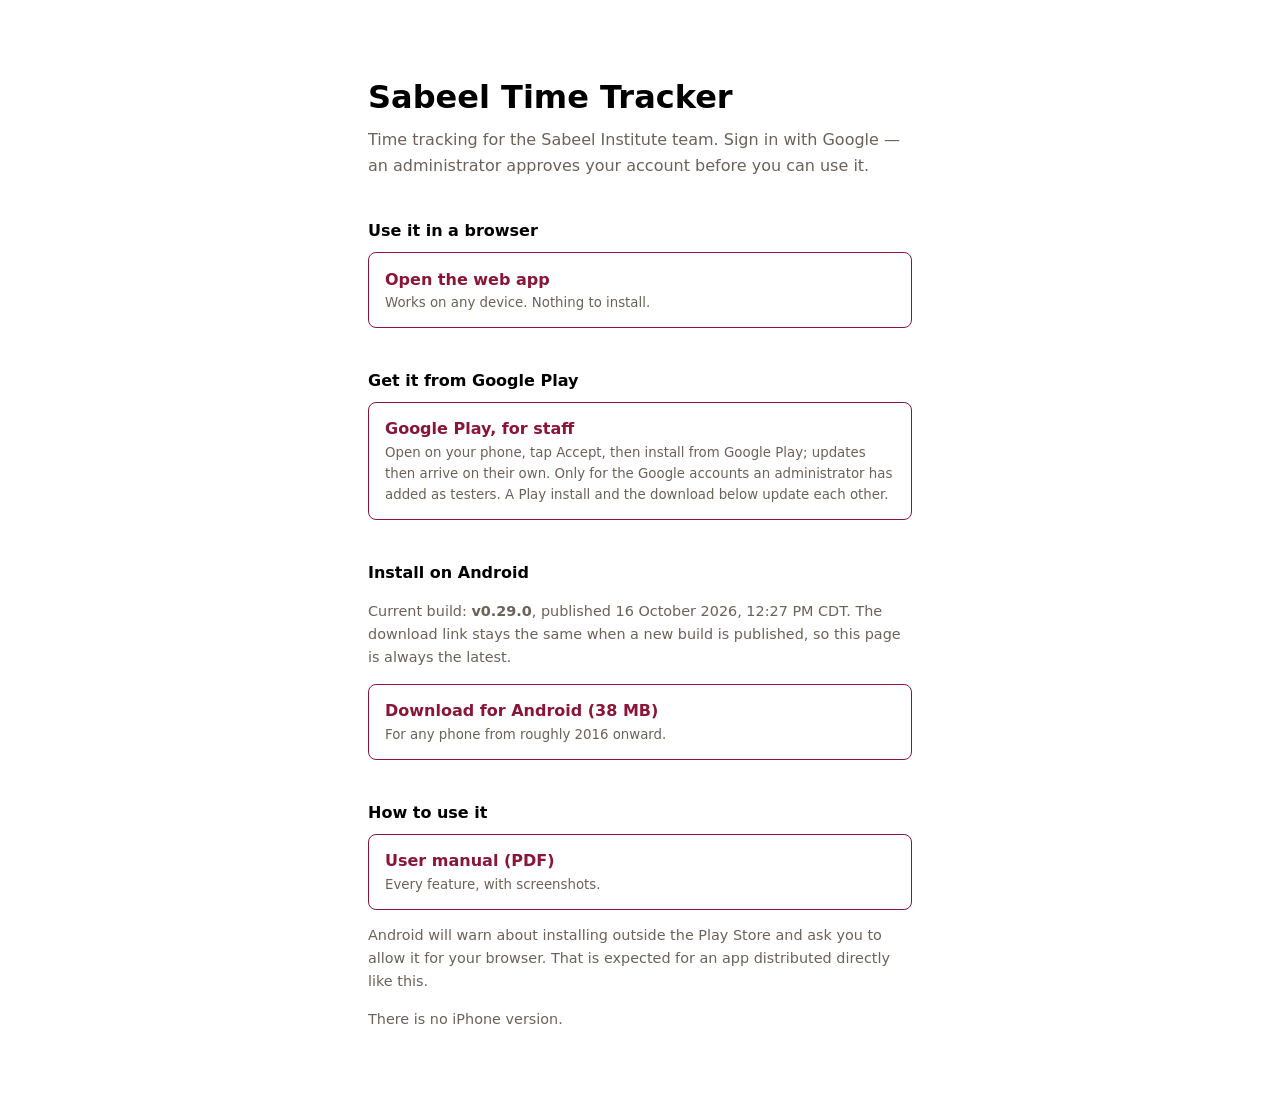
<file: sabeel-time-tracker/index.html>
<!DOCTYPE html>
<html lang="en">
<head>
<meta charset="utf-8">
<meta name="viewport" content="width=device-width, initial-scale=1">
<title>Sabeel Time Tracker</title>
<style>
  :root { color-scheme: light dark; --accent: #8A1538; --muted: #6b6259; }
  @media (prefers-color-scheme: dark) { :root { --accent: #E0577F; --muted: #a89e94; } }
  body {
    font-family: system-ui, sans-serif;
    max-width: 34rem;
    margin: 8vh auto 4rem;
    padding: 0 1.5rem;
    line-height: 1.6;
  }
  h1 { font-weight: 600; margin-bottom: .25rem; }
  .sub { color: var(--muted); margin-top: 0; }
  h2 { font-size: 1rem; margin: 2.5rem 0 .5rem; }
  a.button {
    display: block;
    padding: .85rem 1rem;
    margin: .5rem 0;
    border: 1px solid currentColor;
    border-radius: .5rem;
    text-decoration: none;
    color: var(--accent);
    font-weight: 600;
  }
  a.button small { display: block; font-weight: 400; color: var(--muted); }
  p.note { color: var(--muted); font-size: .9rem; }
</style>
</head>
<body>

<h1>Sabeel Time Tracker</h1>
<p class="sub">Time tracking for the Sabeel Institute team. Sign in with Google —
an administrator approves your account before you can use it.</p>

<h2>Use it in a browser</h2>
<a class="button" href="https://sabeel-institute-time-tracker.web.app">
  Open the web app
  <small>Works on any device. Nothing to install.</small>
</a>

<h2>Get it from Google Play</h2>
<a class="button" href="https://play.google.com/apps/internaltest/4701451587936876375">
  Google Play, for staff
  <small>Open on your phone, tap Accept, then install from Google Play; updates
  then arrive on their own. Only for the Google accounts an administrator has
  added as testers. A Play install and the download below update each other.</small>
</a>

<h2>Install on Android</h2>
<!-- Both the version and the <time> below are rewritten by the time tracker's
     scripts/publish-apk.sh on every publish. Do not edit them by hand. -->
<p class="note">Current build: <strong>v0.29.0</strong>, published
<time datetime="2026-10-16T12:27:30-05:00">16 October 2026, 12:27 PM CDT</time>. The download
link stays the same when a new build is published, so this page is always the
latest.</p>
<a class="button" href="https://github.com/faisal-shah/faisal-shah.github.io/releases/download/timetracker-latest/sabeel-time-tracker-arm64-v8a.apk">
  Download for Android (38&nbsp;MB)
  <small>For any phone from roughly 2016 onward.</small>
</a>

<h2>How to use it</h2>
<a class="button" href="USER-MANUAL.pdf">
  User manual (PDF)
  <small>Every feature, with screenshots.</small>
</a>

<p class="note">Android will warn about installing outside the Play Store and ask
you to allow it for your browser. That is expected for an app distributed
directly like this.</p>

<p class="note">There is no iPhone version.</p>

</body>
</html>
</file>
